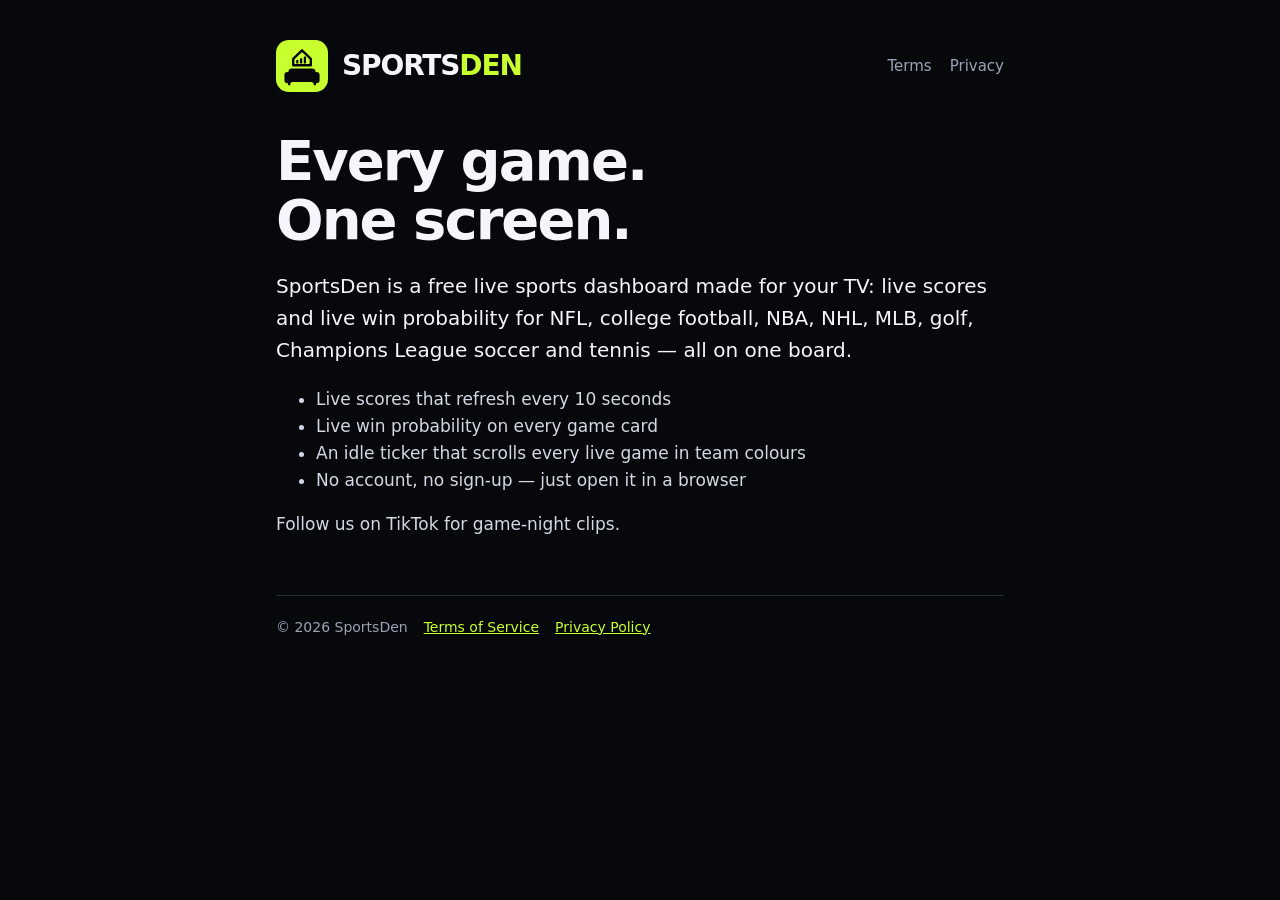
<file: index.html>
<!doctype html>
<html lang="en">
<head>
<meta charset="utf-8">
<meta name="viewport" content="width=device-width, initial-scale=1">
<title>SportsDen</title>
<meta name="description" content="SportsDen: free live scores and live win probability for every game, on one screen — built for your TV.">
<link rel="icon" href="favicon.svg" type="image/svg+xml">
<link rel="stylesheet" href="style.css">
</head>
<body>
<div class="wrap">
  <header>
    <svg viewBox="0 0 260 260" aria-hidden="true"><rect width="260" height="260" rx="64" fill="#c8ff2e"/><path d="M86 94 L130 52 L174 94 V126 H86 Z" fill="none" stroke="#06080c" stroke-width="12" stroke-linejoin="round"/><rect x="101" y="100" width="11" height="18" rx="3" fill="#06080c"/><rect x="120" y="91" width="11" height="27" rx="3" fill="#06080c"/><rect x="139" y="82" width="11" height="36" rx="3" fill="#06080c"/><g fill="#06080c"><rect x="62" y="142" width="136" height="46" rx="18"/><rect x="42" y="160" width="40" height="56" rx="16"/><rect x="178" y="160" width="40" height="56" rx="16"/><rect x="66" y="176" width="128" height="34" rx="10"/><rect x="60" y="212" width="12" height="14" rx="3"/><rect x="188" y="212" width="12" height="14" rx="3"/></g></svg>
    <a class="wm" href="./">SPORTS<span>DEN</span></a>
    <nav><a href="terms.html">Terms</a><a href="privacy.html">Privacy</a></nav>
  </header>

  <!-- Shown only when TikTok sends you back here after you approve the connection -->
  <div id="connect" class="card hidden">
    <h2 style="margin-top:0">TikTok connected — almost done</h2>
    <p>Copy the <strong>full address</strong> from your browser's address bar and paste it into the setup script
       (<code>tools/tiktok_auth.py</code>) that's waiting in your Terminal. You can close this tab afterwards.</p>
  </div>

  <h1>Every game.<br>One screen.</h1>
  <p class="lead">SportsDen is a free live sports dashboard made for your TV: live scores and live win probability for
  NFL, college football, NBA, NHL, MLB, golf, Champions League soccer and tennis — all on one board.</p>
  <ul>
    <li>Live scores that refresh every 10 seconds</li>
    <li>Live win probability on every game card</li>
    <li>An idle ticker that scrolls every live game in team colours</li>
    <li>No account, no sign-up — just open it in a browser</li>
  </ul>
  <p>Follow us on TikTok for game-night clips.</p>

  <footer>
    <span>© 2026 SportsDen</span>
    <a href="terms.html">Terms of Service</a>
    <a href="privacy.html">Privacy Policy</a>
  </footer>
</div>
<script>
  // TikTok's sign-in redirects here with ?code=...; show the helper message instead of a blank page.
  if (new URLSearchParams(location.search).has('code')) document.getElementById('connect').classList.remove('hidden');
</script>
</body>
</html>
</file>
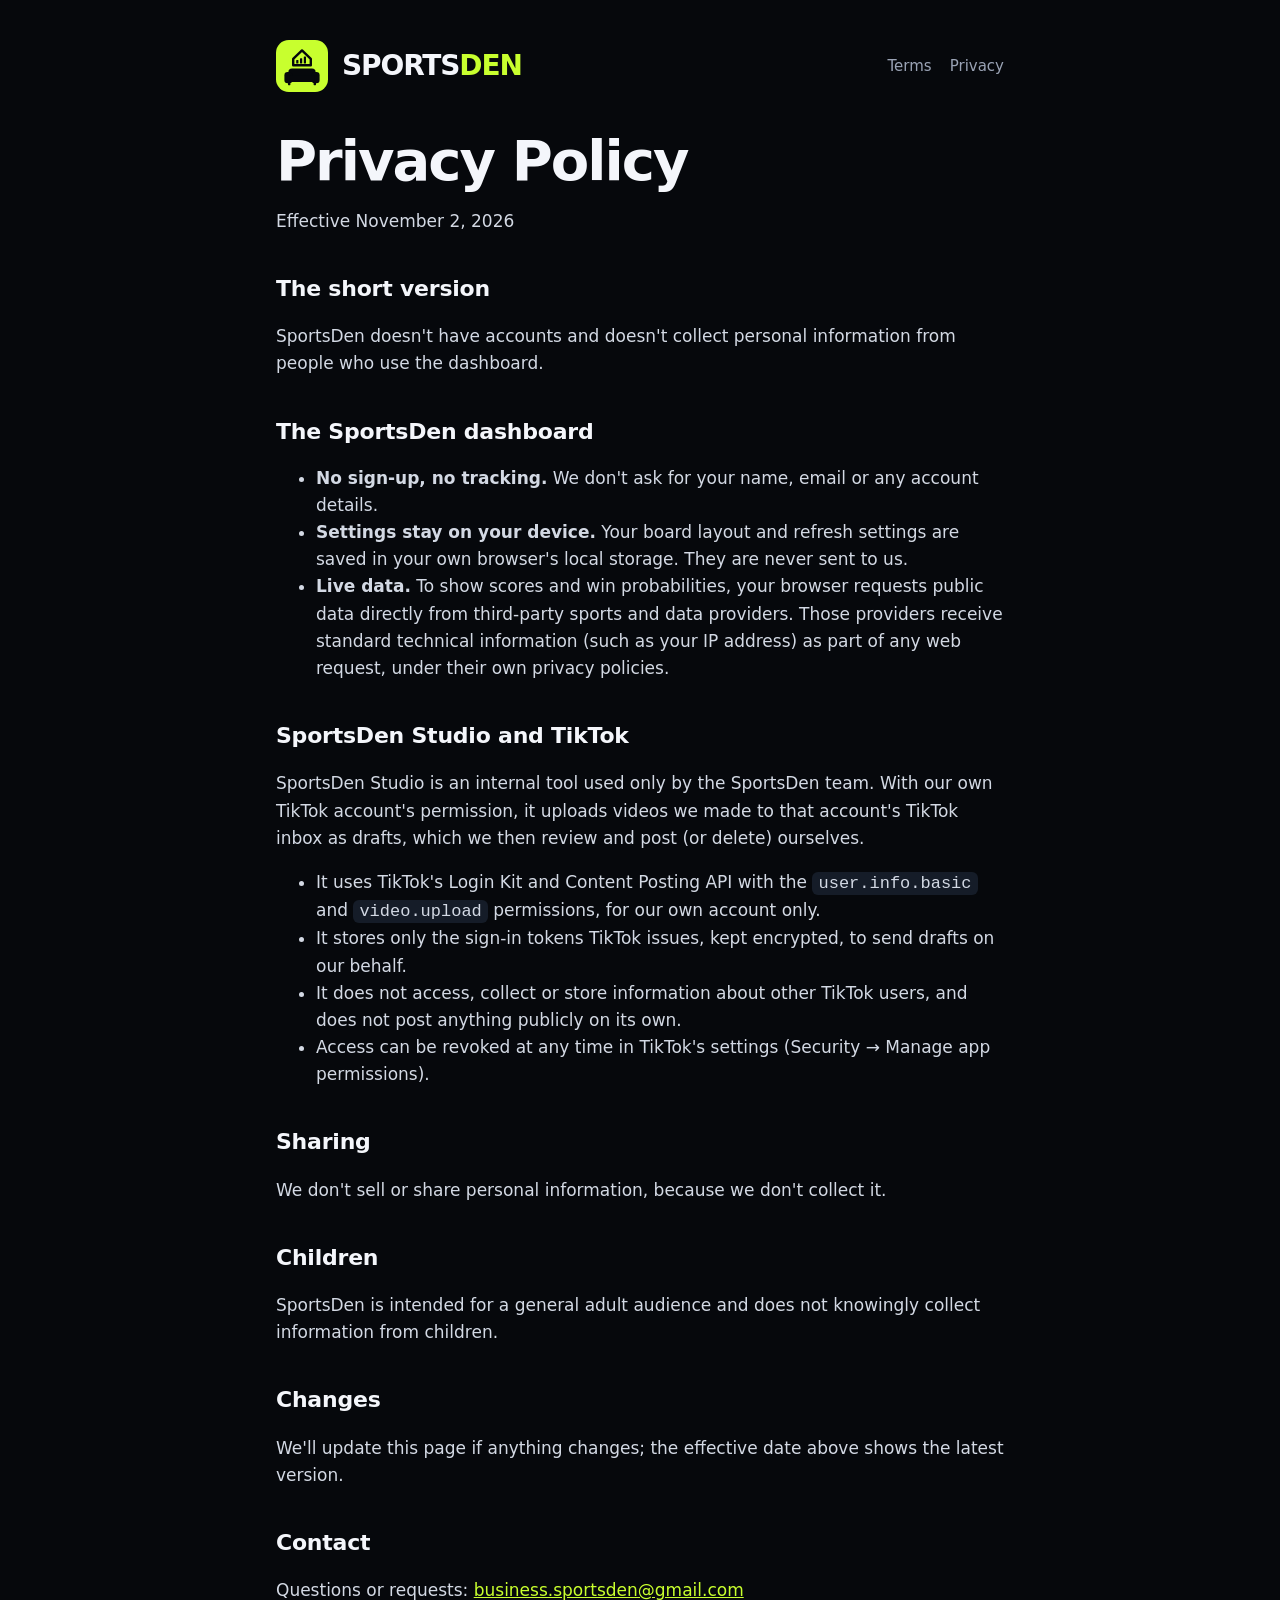
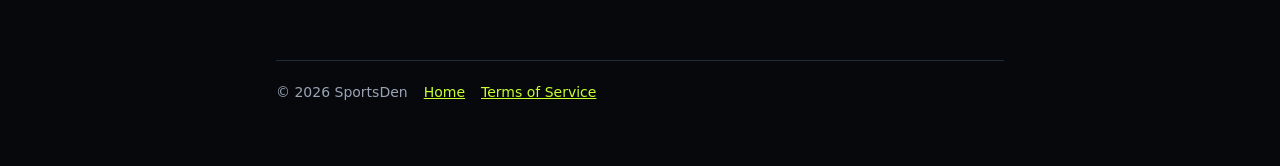
<file: privacy.html>
<!doctype html>
<html lang="en">
<head>
<meta charset="utf-8">
<meta name="viewport" content="width=device-width, initial-scale=1">
<title>SportsDen Privacy</title>
<meta name="description" content="SportsDen Privacy Policy.">
<link rel="icon" href="favicon.svg" type="image/svg+xml">
<link rel="stylesheet" href="style.css">
</head>
<body>
<div class="wrap">
  <header>
    <svg viewBox="0 0 260 260" aria-hidden="true"><rect width="260" height="260" rx="64" fill="#c8ff2e"/><path d="M86 94 L130 52 L174 94 V126 H86 Z" fill="none" stroke="#06080c" stroke-width="12" stroke-linejoin="round"/><rect x="101" y="100" width="11" height="18" rx="3" fill="#06080c"/><rect x="120" y="91" width="11" height="27" rx="3" fill="#06080c"/><rect x="139" y="82" width="11" height="36" rx="3" fill="#06080c"/><g fill="#06080c"><rect x="62" y="142" width="136" height="46" rx="18"/><rect x="42" y="160" width="40" height="56" rx="16"/><rect x="178" y="160" width="40" height="56" rx="16"/><rect x="66" y="176" width="128" height="34" rx="10"/><rect x="60" y="212" width="12" height="14" rx="3"/><rect x="188" y="212" width="12" height="14" rx="3"/></g></svg>
    <a class="wm" href="./">SPORTS<span>DEN</span></a>
    <nav><a href="terms.html">Terms</a><a href="privacy.html">Privacy</a></nav>
  </header>

  <h1>Privacy Policy</h1>
  <p>Effective November 2, 2026</p>

  <h2>The short version</h2>
  <p>SportsDen doesn't have accounts and doesn't collect personal information from people who use the dashboard.</p>

  <h2>The SportsDen dashboard</h2>
  <ul>
    <li><strong>No sign-up, no tracking.</strong> We don't ask for your name, email or any account details.</li>
    <li><strong>Settings stay on your device.</strong> Your board layout and refresh settings are saved in your own
      browser's local storage. They are never sent to us.</li>
    <li><strong>Live data.</strong> To show scores and win probabilities, your browser requests public data directly from
      third-party sports and data providers. Those providers receive standard technical information (such as your IP
      address) as part of any web request, under their own privacy policies.</li>
  </ul>

  <h2>SportsDen Studio and TikTok</h2>
  <p>SportsDen Studio is an internal tool used only by the SportsDen team. With our own TikTok account's permission, it
  uploads videos we made to that account's TikTok inbox as drafts, which we then review and post (or delete) ourselves.</p>
  <ul>
    <li>It uses TikTok's Login Kit and Content Posting API with the <code>user.info.basic</code> and
      <code>video.upload</code> permissions, for our own account only.</li>
    <li>It stores only the sign-in tokens TikTok issues, kept encrypted, to send drafts on our behalf.</li>
    <li>It does not access, collect or store information about other TikTok users, and does not post anything publicly
      on its own.</li>
    <li>Access can be revoked at any time in TikTok's settings (Security → Manage app permissions).</li>
  </ul>

  <h2>Sharing</h2>
  <p>We don't sell or share personal information, because we don't collect it.</p>

  <h2>Children</h2>
  <p>SportsDen is intended for a general adult audience and does not knowingly collect information from children.</p>

  <h2>Changes</h2>
  <p>We'll update this page if anything changes; the effective date above shows the latest version.</p>

  <h2>Contact</h2>
  <p>Questions or requests: <a href="mailto:business.sportsden@gmail.com">business.sportsden@gmail.com</a></p>

  <footer>
    <span>© 2026 SportsDen</span>
    <a href="./">Home</a>
    <a href="terms.html">Terms of Service</a>
  </footer>
</div>
</body>
</html>
</file>
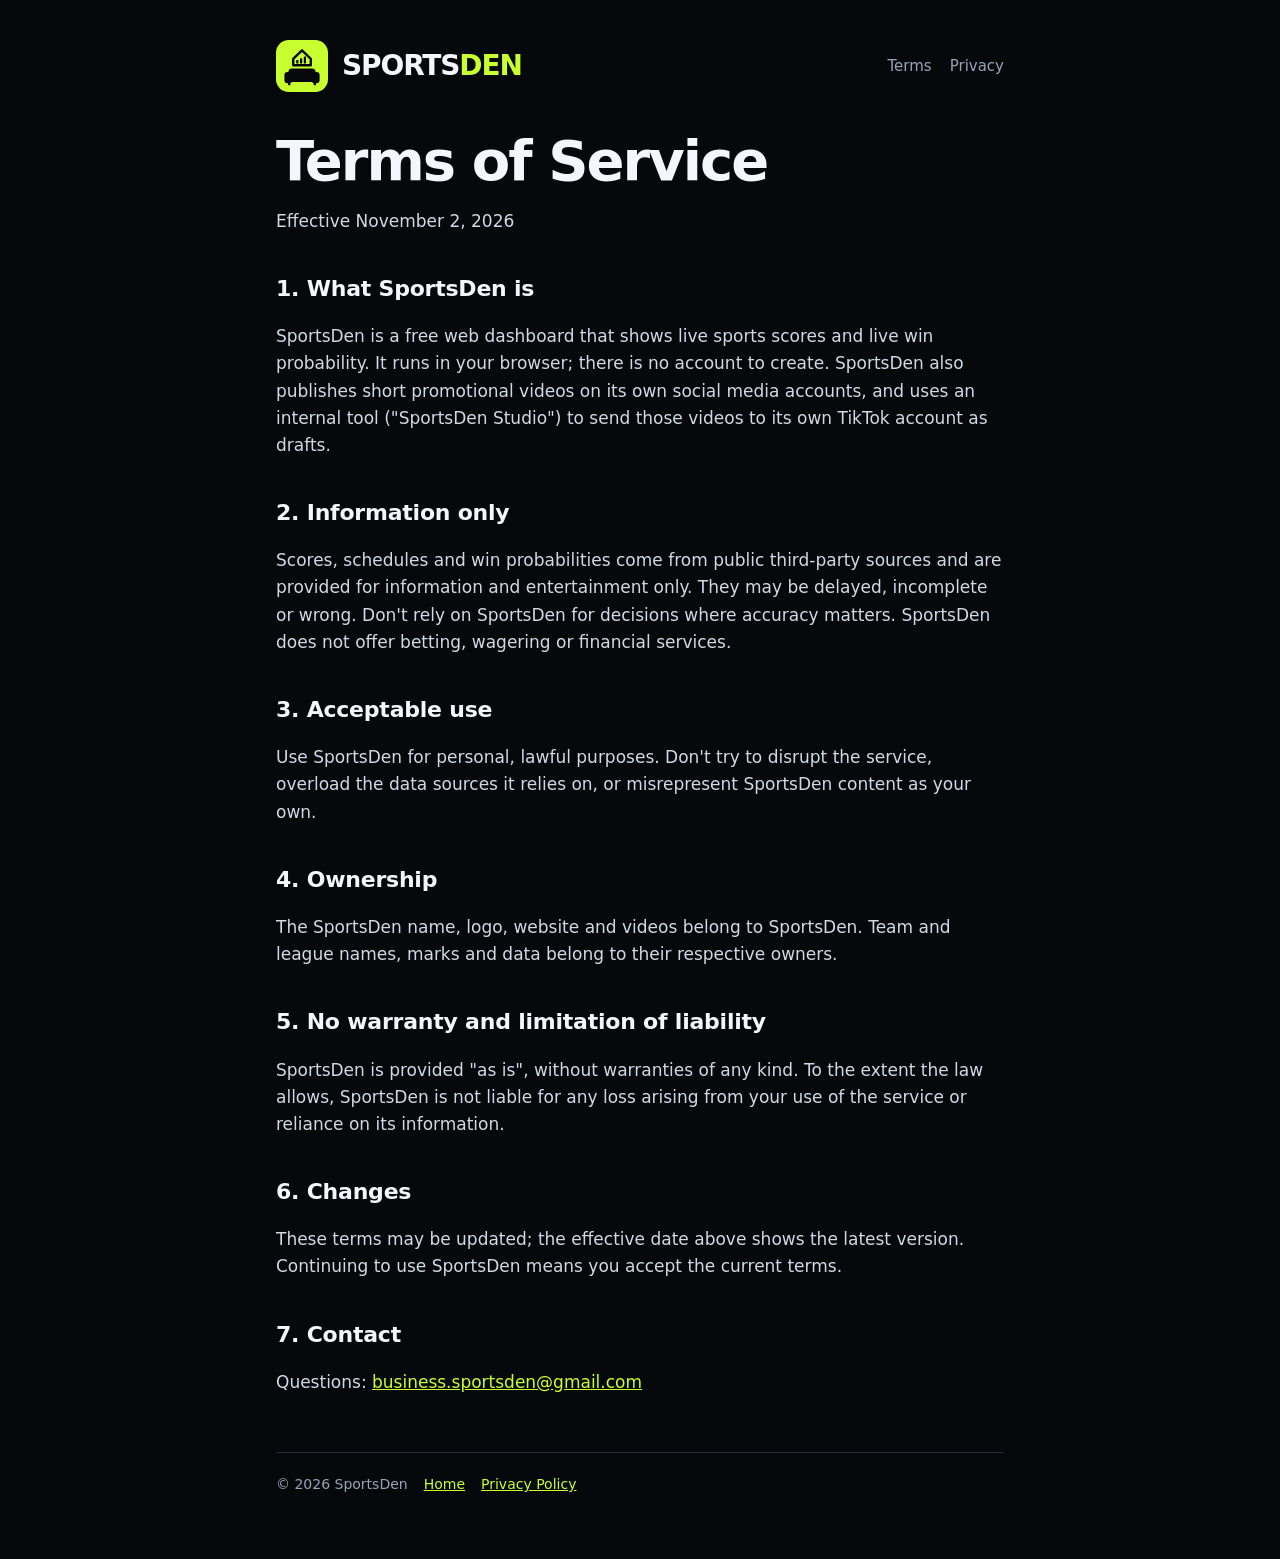
<file: terms.html>
<!doctype html>
<html lang="en">
<head>
<meta charset="utf-8">
<meta name="viewport" content="width=device-width, initial-scale=1">
<title>SportsDen Terms</title>
<meta name="description" content="SportsDen Terms of Service.">
<link rel="icon" href="favicon.svg" type="image/svg+xml">
<link rel="stylesheet" href="style.css">
</head>
<body>
<div class="wrap">
  <header>
    <svg viewBox="0 0 260 260" aria-hidden="true"><rect width="260" height="260" rx="64" fill="#c8ff2e"/><path d="M86 94 L130 52 L174 94 V126 H86 Z" fill="none" stroke="#06080c" stroke-width="12" stroke-linejoin="round"/><rect x="101" y="100" width="11" height="18" rx="3" fill="#06080c"/><rect x="120" y="91" width="11" height="27" rx="3" fill="#06080c"/><rect x="139" y="82" width="11" height="36" rx="3" fill="#06080c"/><g fill="#06080c"><rect x="62" y="142" width="136" height="46" rx="18"/><rect x="42" y="160" width="40" height="56" rx="16"/><rect x="178" y="160" width="40" height="56" rx="16"/><rect x="66" y="176" width="128" height="34" rx="10"/><rect x="60" y="212" width="12" height="14" rx="3"/><rect x="188" y="212" width="12" height="14" rx="3"/></g></svg>
    <a class="wm" href="./">SPORTS<span>DEN</span></a>
    <nav><a href="terms.html">Terms</a><a href="privacy.html">Privacy</a></nav>
  </header>

  <h1>Terms of Service</h1>
  <p>Effective November 2, 2026</p>

  <h2>1. What SportsDen is</h2>
  <p>SportsDen is a free web dashboard that shows live sports scores and live win probability. It runs in your browser;
  there is no account to create. SportsDen also publishes short promotional videos on its own social media accounts,
  and uses an internal tool ("SportsDen Studio") to send those videos to its own TikTok account as drafts.</p>

  <h2>2. Information only</h2>
  <p>Scores, schedules and win probabilities come from public third-party sources and are provided for information and
  entertainment only. They may be delayed, incomplete or wrong. Don't rely on SportsDen for decisions where accuracy
  matters. SportsDen does not offer betting, wagering or financial services.</p>

  <h2>3. Acceptable use</h2>
  <p>Use SportsDen for personal, lawful purposes. Don't try to disrupt the service, overload the data sources it
  relies on, or misrepresent SportsDen content as your own.</p>

  <h2>4. Ownership</h2>
  <p>The SportsDen name, logo, website and videos belong to SportsDen. Team and league names, marks and data belong to
  their respective owners.</p>

  <h2>5. No warranty and limitation of liability</h2>
  <p>SportsDen is provided "as is", without warranties of any kind. To the extent the law allows, SportsDen is not
  liable for any loss arising from your use of the service or reliance on its information.</p>

  <h2>6. Changes</h2>
  <p>These terms may be updated; the effective date above shows the latest version. Continuing to use SportsDen means
  you accept the current terms.</p>

  <h2>7. Contact</h2>
  <p>Questions: <a href="mailto:business.sportsden@gmail.com">business.sportsden@gmail.com</a></p>

  <footer>
    <span>© 2026 SportsDen</span>
    <a href="./">Home</a>
    <a href="privacy.html">Privacy Policy</a>
  </footer>
</div>
</body>
</html>
</file>
<file: style.css>
:root{--bg:#06080c;--card:#0f141d;--line:#222b3a;--ink:#f4f6fb;--dim:#9aa3b5;--lime:#c8ff2e}
*{box-sizing:border-box}
html,body{margin:0;background:var(--bg);color:var(--ink);font-family:Inter,system-ui,-apple-system,"Segoe UI",Roboto,sans-serif;line-height:1.6}
a{color:var(--lime)}
.wrap{max-width:760px;margin:0 auto;padding:40px 16px 64px}
header{display:flex;align-items:center;gap:14px;margin-bottom:40px}
header svg{width:52px;height:52px;flex:none}
.wm{font-weight:900;font-size:28px;letter-spacing:-0.04em;text-decoration:none;color:var(--ink)}
.wm span{color:var(--lime)}
nav{margin-left:auto;display:flex;gap:18px;font-size:15px}
nav a{color:var(--dim);text-decoration:none} nav a:hover{color:var(--ink)}
h1{font-size:clamp(34px,7vw,56px);line-height:1.05;letter-spacing:-0.035em;font-weight:900;margin:0 0 16px}
h2{font-size:22px;margin:36px 0 8px;letter-spacing:-0.01em}
p,li{color:#d3d9e4;font-size:17px}
.lead{font-size:20px;color:var(--ink)}
.card{background:var(--card);border:2px solid var(--line);border-radius:18px;padding:20px 22px;margin:24px 0}
.hidden{display:none}
code{background:#151c28;border-radius:6px;padding:2px 6px;word-break:break-all}
footer{margin-top:56px;padding-top:20px;border-top:1px solid var(--line);color:var(--dim);font-size:14px;display:flex;gap:16px;flex-wrap:wrap}
@media (max-width:520px){header{flex-wrap:wrap} nav{margin-left:0;width:100%}}
</file>
